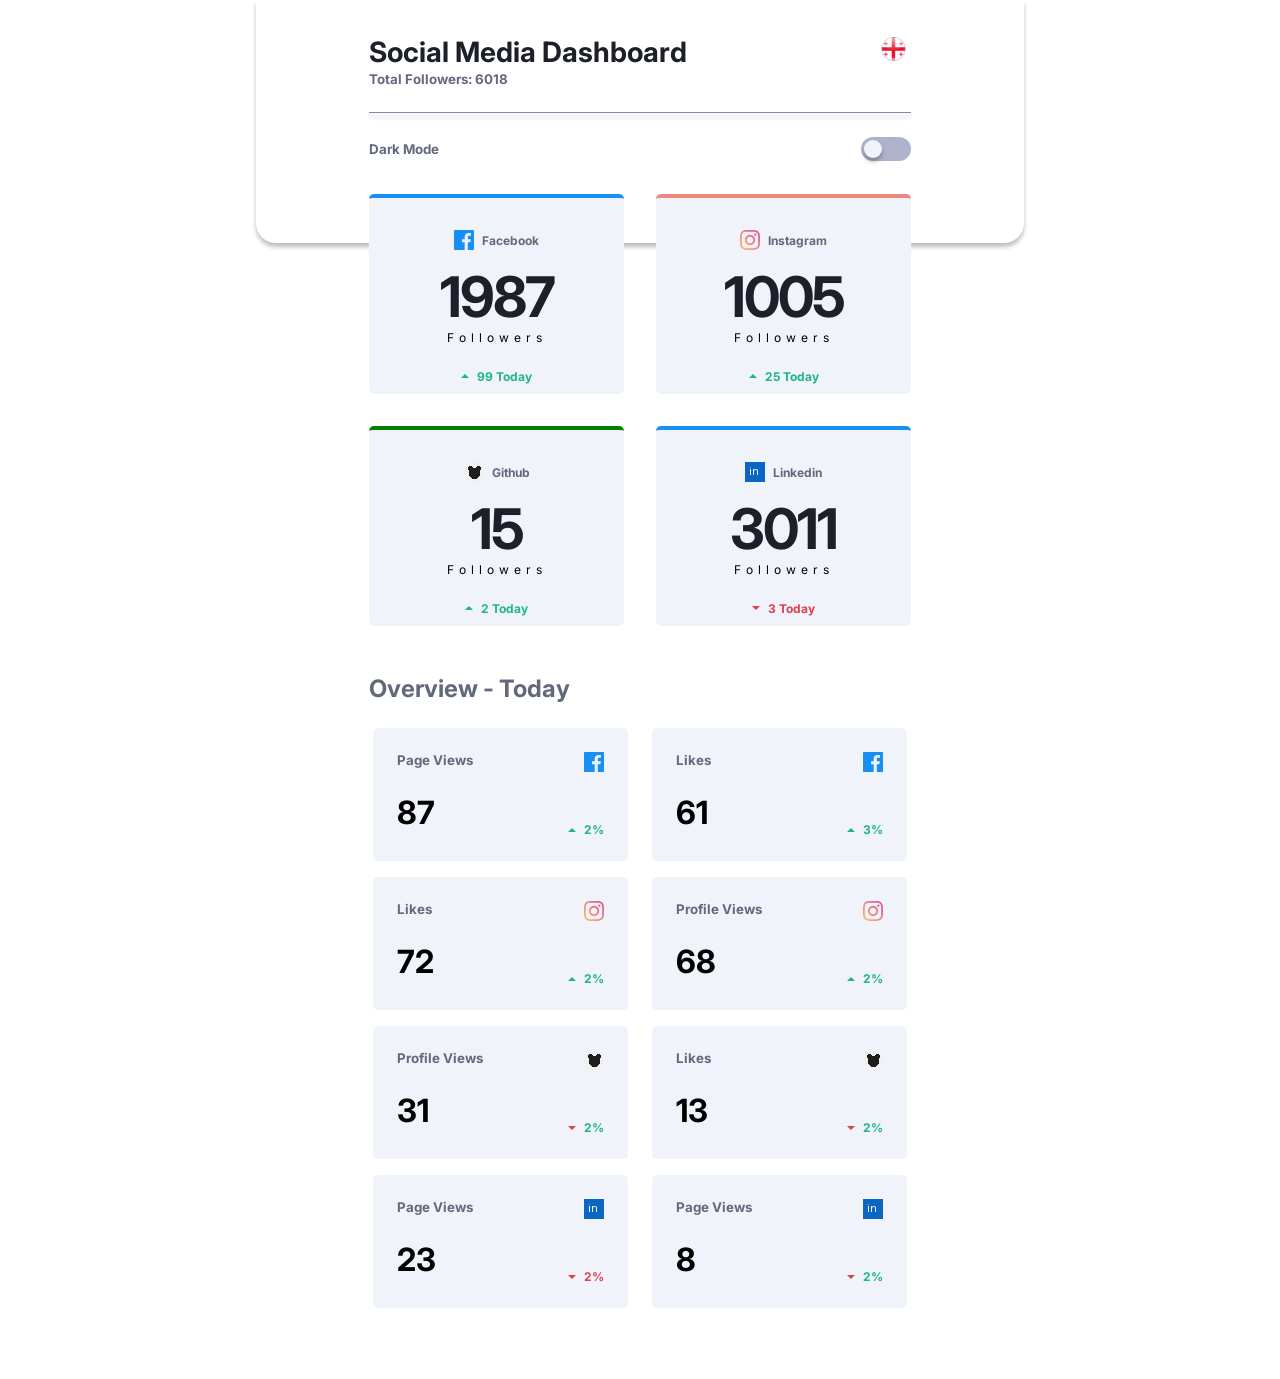
<file: index.html>
<!DOCTYPE html>
<html lang="en">

<head>
    <meta charset="UTF-8">
    <meta name="viewport" content="width=device-width, initial-scale=1.0">
    <meta name="author" content="Tengo Kajrishvili">
    <meta name="description" content="Portfolio Project, Frontend Mentor Challenge,Uploaded On Github,Hosted On Vercel">
    <meta name="keywords"
        content="Web Development, HTML, CSS, JavaScript,Portfolio, Frontend Mentor,Project tracking intro component">
    <meta name="robots" content="index, follow">
    <meta name="theme-color" content="#F7F9FF" media="(prefers-color-scheme: light)">
    <meta name="theme-color" content="#20222F" media="(prefers-color-scheme: dark)">
    <link rel="stylesheet" href="/css/mobile.css">
    <link rel="stylesheet" href="/css/tablet.css">
    <link rel="stylesheet" href="/css/desktop.css">
    <link rel="icon" href="/assets/green arrow.svg">
    <title>Social media dashboard with theme switcher</title>
</head>

<body>
    <header id="header">
       
        <div class="header-box">
             <div class="lang">
        <a href="index-ka.html" class="geo"><img src="./assets/geo.png" alt="Flag Of Georgia"></a>

        </div>
            <div class="header-txt">
                <h1 class="txt-dark">Social Media Dashboard</h1>
                <small>Total Followers: 6018</small>
            </div>
            <div class="line"></div>
            <div class="mode">
                <small class="small">Dark Mode</small>

                <div class="switch" id="switch">
                    <button id="button"></button>
                </div>
            </div>
        </div>
    </header>
    <div class="cont">
        <main>
            <div class="follower-card card">
                <div class="follower-card-txt">
                    <a href="https://www.facebook.com/tengizi1233" target="_blank"><img src="./assets/Facebook.svg"
                            alt="Facebook Icon"><span>Facebook</span></a>
                    <div class="txt">
                        <h2 class="txt-dark">1987</h2>
                        <p>Followers</p>
                    </div>
                    <div class="amount">
                        <img src="./assets/green arrow.svg" alt="Green arrow">
                        <h6>99 Today</h6>
                    </div>
                </div>
            </div>
            <div class="follower-card instagram card">

                <div class="follower-card-txt">
                    <a href="https://www.instagram.com/tengo_xredman/" target="_blank"><img src="./assets/instagram.svg"
                            alt="Instagram Icon"><span>Instagram</span></a>
                    <div class="txt">
                        <h2 class="txt-dark">1005</h2>
                        <p>Followers</p>
                    </div>
                    <div class="amount">
                        <img src="./assets/green arrow.svg" alt="Green arrow">
                        <h6>25 Today</h6>
                    </div>
                </div>
            </div>
            <div class="follower-card github card">

                <div class="follower-card-txt">
                    <a href="https://github.com/tengogit" target="_blank"><img src="./assets/github.png" alt="Github Icon"><span>Github</span></a>
                    <div class="txt">
                        <h2 class="txt-dark">15</h2>
                        <p>Followers</p>
                    </div>
                    <div class="amount">
                        <img src="./assets/green arrow.svg" alt="Green arrow">
                        <h6>2 Today</h6>
                    </div>
                </div>
            </div>
            <div class="follower-card card ">

                <div class="follower-card-txt linkedin">
                    <a href="" target="_blank"><img src="./assets/linkedin.png"
                            alt="LinkedIn Icon"><span>Linkedin</span></a>
                    <div class="txt">
                        <h2 class="txt-dark">3011</h2>
                        <p>Followers</p>
                    </div>
                    <div class="amount">
                        <img src="./assets/redarrow.svg" alt="Green arrow">
                        <h6> 3 Today</h6>
                    </div>
                </div>
            </div>

        </main>
        <section>
            <h3>Overview - Today</h3>
            <article>
                <div class="likes-card card">
                    <div class="stats">
                        <small>Page Views</small>
                        <h4 class="txt-dark">87</h4>
                    </div>
                    <div class="icons">
                        <img src="/assets/Facebook.svg" alt="Facebook Icon">
                        <div class="amount">
                            <img src="/assets/green arrow.svg" alt="Green arrow">
                            <h6>2%</h6>
                        </div>




                    </div>
                </div>
                <div class="likes-card card">
                    <div class="stats">
                        <small>Likes</small>
                        <h4 class="txt-dark">61</h4>
                    </div>
                    <div class="icons">
                        <img src="/assets/Facebook.svg" alt="Facebook Icon">
                        <div class="amount">
                            <img src="/assets/green arrow.svg" alt="Green arrow">
                            <h6>3%</h6>
                        </div>




                    </div>
                </div>
                <div class="likes-card card">
                    <div class="stats">
                        <small>Likes</small>
                        <h4 class="txt-dark">72</h4>
                    </div>
                    <div class="icons">
                        <img src="/assets/instagram.svg" alt="Instagram Icon">
                        <div class="amount">
                            <img src="/assets/green arrow.svg" alt="Green arrow">
                            <h6>2%</h6>
                        </div>




                    </div>
                </div>
                <div class="likes-card card">
                    <div class="stats">
                        <small>Profile Views</small>
                        <h4 class="txt-dark">68</h4>
                    </div>
                    <div class="icons">
                        <img src="/assets/instagram.svg" alt="Instagram Icon">
                        <div class="amount">
                            <img src="/assets/green arrow.svg" alt="Green arrow">
                            <h6>2%</h6>
                        </div>




                    </div>
                </div>
                <div class="likes-card card">
                    <div class="stats">
                        <small>Profile Views</small>
                        <h4 class="txt-dark">31</h4>
                    </div>
                    <div class="icons ">
                        <img src="/assets/github.png" alt="Github Icon">
                        <div class="amount">
                            <img src="/assets/redarrow.svg" alt="Red arrow">
                            <h6>2%</h6>
                        </div>




                    </div>
                </div>
                <div class="likes-card card">
                    <div class="stats">
                        <small>Likes</small>
                        <h4 class="txt-dark">13</h4>
                    </div>
                    <div class="icons">
                        <img src="/assets/github.png" alt="Github Icon">
                        <div class="amount">
                            <img src="/assets/redarrow.svg" alt="Red arrow">
                            <h6>2%</h6>
                        </div>




                    </div>
                </div>
                <div class="likes-card card">
                    <div class="stats">
                        <small>Page Views</small>
                        <h4 class="txt-dark">23</h4>
                    </div>
                    <div class="icons linkedin">
                        <img src="/assets/linkedin.png" alt="LinkedIn Icon">
                        <div class="amount">
                            <img src="/assets/redarrow.svg" alt="Red arrow">
                            <h6>2%</h6>
                        </div>




                    </div>
                </div>
                <div class="likes-card card">
                    <div class="stats">
                        <small>Page Views</small>
                        <h4 class="txt-dark">8</h4>
                    </div>
                    <div class="icons">
                        <img src="/assets/linkedin.png" alt="LinkedI Icon">
                        <div class="amount">
                            <img src="/assets/redarrow.svg" alt="Red arrow">
                            <h6>2%</h6>
                        </div>




                    </div>
                </div>
            </article>



        </section>














    </div>






    <script src="/main.js"></script>
</body>

</html>
</file>
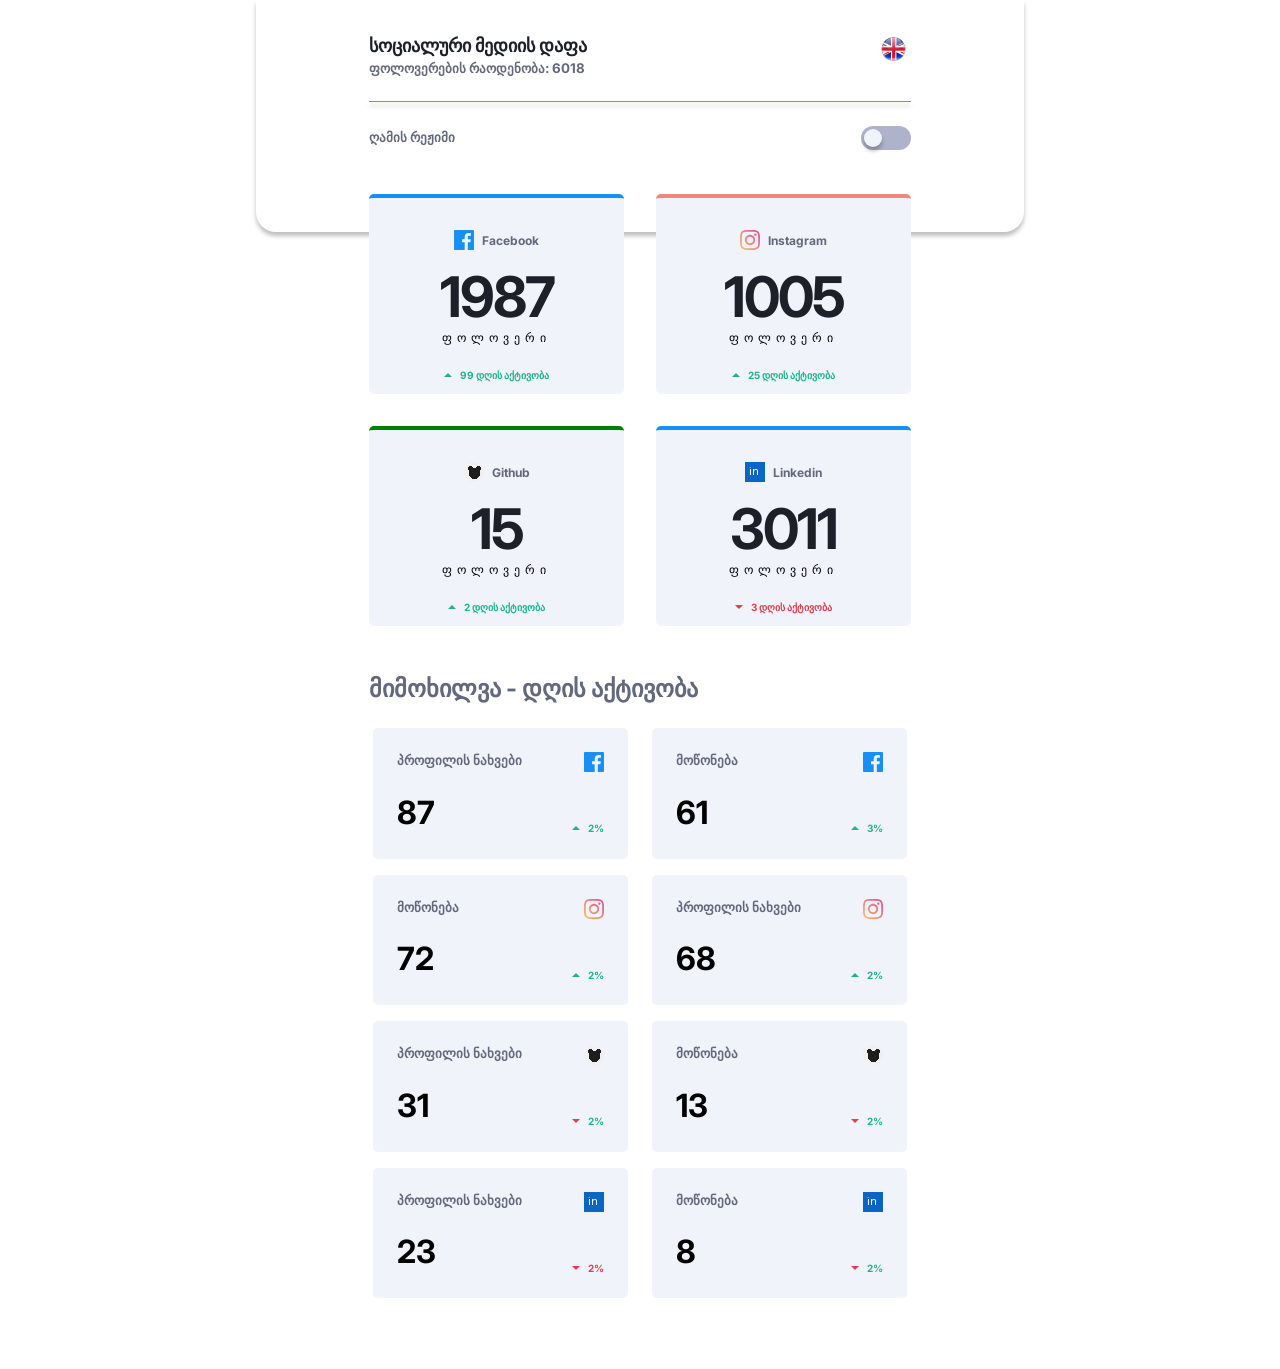
<file: index-ka.html>
<!DOCTYPE html>
<html lang="en">

<head>
    <meta charset="UTF-8">
    <meta name="viewport" content="width=device-width, initial-scale=1.0">
    <meta name="author" content="Tengo Kajrishvili">
    <meta name="description" content="Portfolio Project, Frontend Mentor Challenge,Uploaded On Github,Hosted On Vercel">
    <meta name="keywords"
        content="Web Development, HTML, CSS, JavaScript,Portfolio, Frontend Mentor,Project tracking intro component">
    <meta name="robots" content="index, follow">
    <meta name="theme-color" content="#F7F9FF" media="(prefers-color-scheme: light)">
    <meta name="theme-color" content="#20222F" media="(prefers-color-scheme: dark)">
    <link rel="stylesheet" href="/css/mobile.css">
    <link rel="stylesheet" href="/css/tablet.css">
    <link rel="stylesheet" href="/css/desktop.css">
    <link rel="stylesheet" href="/css/ka.css">
    <link rel="icon" href="/assets/green arrow.svg">
    <title>Social media dashboard with theme switcher</title>
</head>

<body>
    <header id="header">
       
        <div class="header-box">
             <div class="lang">
        <a href="index.html" class="uk"><img src="./assets/uk.png" alt="Flag Of Georgia"></a>

        </div>
            <div class="header-txt">
                <h1 class="txt-dark">სოციალური მედიის დაფა</h1>
                <small>ფოლოვერების რაოდენობა: 6018</small>
            </div>
            <div class="line"></div>
            <div class="mode">
                <small class="small">ღამის რეჟიმი</small>
                <div class="switch" id="switch">
                    <button id="button"></button>
                </div>
            </div>
        </div>
    </header>
    <div class="cont">
        <main>
            <div class="follower-card card">
                <div class="follower-card-txt">
                    <a href="https://www.facebook.com/tengizi1233" target="_blank"><img src="./assets/Facebook.svg"
                            alt="Facebook Icon"><span>Facebook</span></a>
                    <div class="txt">
                        <h2 class="txt-dark">1987</h2>
                        <p>ფოლოვერი</p>
                    </div>
                    <div class="amount">
                        <img src="./assets/green arrow.svg" alt="Green arrow">
                        <h6>99 დღის აქტივობა</h6>
                    </div>
                </div>
            </div>
            <div class="follower-card instagram card">

                <div class="follower-card-txt">
                    <a href="https://www.instagram.com/tengo_xredman/" target="_blank"><img src="./assets/instagram.svg"
                            alt="Instagram Icon"><span>Instagram</span></a>
                    <div class="txt">
                        <h2 class="txt-dark">1005</h2>
                        <p>ფოლოვერი</p>
                    </div>
                    <div class="amount">
                        <img src="./assets/green arrow.svg" alt="Green arrow">
                        <h6>25 დღის აქტივობა</h6>
                    </div>
                </div>
            </div>
            <div class="follower-card github card">

                <div class="follower-card-txt">
                    <a href="https://github.com/tengogit" target="_blank"><img src="./assets/github.png" alt="Github Icon"><span>Github</span></a>
                    <div class="txt">
                        <h2 class="txt-dark">15</h2>
                        <p>ფოლოვერი</p>
                    </div>
                    <div class="amount">
                        <img src="./assets/green arrow.svg" alt="Green arrow">
                        <h6>2 დღის აქტივობა</h6>
                    </div>
                </div>
            </div>
            <div class="follower-card card ">

                <div class="follower-card-txt linkedin">
                    <a href="" target="_blank"><img src="./assets/linkedin.png"
                            alt="LinkedIn Icon"><span>Linkedin</span></a>
                    <div class="txt">
                        <h2 class="txt-dark">3011</h2>
                        <p>ფოლოვერი</p>
                    </div>
                    <div class="amount">
                        <img src="./assets/redarrow.svg" alt="Green arrow">
                        <h6> 3 დღის აქტივობა</h6>
                    </div>
                </div>
            </div>

        </main>
        <section>
            <h3>მიმოხილვა - დღის აქტივობა</h3>
            <article>
                <div class="likes-card card">
                    <div class="stats">
                        <small>პროფილის ნახვები</small>
                        <h4 class="txt-dark">87</h4>
                    </div>
                    <div class="icons">
                        <img src="/assets/Facebook.svg" alt="Facebook Icon">
                        <div class="amount">
                            <img src="/assets/green arrow.svg" alt="Green arrow">
                            <h6>2%</h6>
                        </div>




                    </div>
                </div>
                <div class="likes-card card">
                    <div class="stats">
                        <small>მოწონება</small>
                        <h4 class="txt-dark">61</h4>
                    </div>
                    <div class="icons">
                        <img src="/assets/Facebook.svg" alt="Facebook Icon">
                        <div class="amount">
                            <img src="/assets/green arrow.svg" alt="Green arrow">
                            <h6>3%</h6>
                        </div>




                    </div>
                </div>
                <div class="likes-card card">
                    <div class="stats">
                        <small>მოწონება</small>
                        <h4 class="txt-dark">72</h4>
                    </div>
                    <div class="icons">
                        <img src="/assets/instagram.svg" alt="Instagram Icon">
                        <div class="amount">
                            <img src="/assets/green arrow.svg" alt="Green arrow">
                            <h6>2%</h6>
                        </div>




                    </div>
                </div>
                <div class="likes-card card">
                    <div class="stats">
                        <small>პროფილის ნახვები</small>
                        <h4 class="txt-dark">68</h4>
                    </div>
                    <div class="icons">
                        <img src="/assets/instagram.svg" alt="Instagram Icon">
                        <div class="amount">
                            <img src="/assets/green arrow.svg" alt="Green arrow">
                            <h6>2%</h6>
                        </div>




                    </div>
                </div>
                <div class="likes-card card">
                    <div class="stats">
                        <small>პროფილის ნახვები</small>
                        <h4 class="txt-dark">31</h4>
                    </div>
                    <div class="icons ">
                        <img src="/assets/github.png" alt="Github Icon">
                        <div class="amount">
                            <img src="/assets/redarrow.svg" alt="Red arrow">
                            <h6>2%</h6>
                        </div>




                    </div>
                </div>
                <div class="likes-card card">
                    <div class="stats">
                        <small>მოწონება</small>
                        <h4 class="txt-dark">13</h4>
                    </div>
                    <div class="icons">
                        <img src="/assets/github.png" alt="Github Icon">
                        <div class="amount">
                            <img src="/assets/redarrow.svg" alt="Red arrow">
                            <h6>2%</h6>
                        </div>




                    </div>
                </div>
                <div class="likes-card card">
                    <div class="stats">
                        <small>პროფილის ნახვები</small>
                        <h4 class="txt-dark">23</h4>
                    </div>
                    <div class="icons linkedin">
                        <img src="/assets/linkedin.png" alt="LinkedIn Icon">
                        <div class="amount">
                            <img src="/assets/redarrow.svg" alt="Red arrow">
                            <h6>2%</h6>
                        </div>




                    </div>
                </div>
                <div class="likes-card card">
                    <div class="stats">
                        <small>მოწონება</small>
                        <h4 class="txt-dark">8</h4>
                    </div>
                    <div class="icons">
                        <img src="/assets/linkedin.png" alt="LinkedI Icon">
                        <div class="amount">
                            <img src="/assets/redarrow.svg" alt="Red arrow">
                            <h6>2%</h6>
                        </div>




                    </div>
                </div>
            </article>



        </section>














    </div>






    <script src="/main.js"></script>
</body>

</html>
</file>
<file: css/mobile.css>
@import url('https://fonts.googleapis.com/css2?family=Inter:ital,opsz,wght@0,14..32,100..900;1,14..32,100..900&display=swap');

:root {
    --h-color: #1D1F29;
    --small-color: #63687D;
    --line-bg: #848BAB;
    --switch-bg: #AEB3CB;
    --button-bg: #F1F3FA;
    --follower-card-bg: #F1F3FA;
    --follower-card-border: #178FF5;
    --span-color: #63687D;
    --p-color: #63687D;
    --h6-color: #1EB589;
    --h3-color: #63687D;
    --likes-card-bg:#F1F3FA;
}

* {
    margin: 0;
    padding: 0;
    box-sizing: border-box;
}

body {
    user-select: none;
    overflow-x: hidden;
    scroll-behavior: smooth;
    font-family: "Inter", sans-serif;
    position: relative;


}

img,
picture {
    display: block;
    object-fit: cover;
    max-width: 100%;
}

div {
    max-width: 100%;
}

header {
    width: 100%;
    max-width: 430px;
    box-shadow: 0 4px 4px 0 rgba(0, 0, 0, 0.25);
    margin: 0 auto;
    padding: 36px 24px 78px 25px;
    border-radius: 0 0 20px 20px;

}

.header-box {
    position: relative;
    gap: 24px;
}

h1 {
    font-size: 24px;
    line-height: 115%;
    font-weight: 700;
    color: var(--h-color);
}

small {
    color: var(--small-color);
    line-height: 125%;
    font-weight: 700;
}

.line {
    height: 1px;
    background-color: var(--line-bg);
    box-shadow: 0 4px 4px 0 rgba(0, 0, 0, 0.25);

}

.mode,
.switch {
    display: flex;
    justify-content: space-between;
    align-items: center;
}

.switch {
    width: 50px;
    height: 24px;
    background-color: var(--switch-bg);
    border-radius: 12px;
    padding: 0 3px;
}

button {
    background-color: var(--button-bg);
    width: 18px;
    height: 18px;
    border-radius: 50%;
    box-shadow: 0 4px 4px 0 rgba(0, 0, 0, 0.25);
    border: none;
    cursor: pointer;
    transition: transform 0.5s ease-in-out;


}

button,
a {
    -webkit-tap-highlight-color: transparent;
}

main,
.cont,
.header-box,
.follower-card-txt,
.txt,
section,
.stats,
.icons,
article {
    display: flex;
    flex-direction: column;

}

.cont {

    gap: 48px;
    width: 100%;
    max-width: 430px;
    padding: 0 25px 47px 25px;
    position: absolute;
    left: 50%;
    transform: translateX(-50%);
    top: 190px;
}

/*mainnnnnnnnnnnnnnnnnnnnnnnnnnnnnnnnnnnnnnnnnnnnnnnnnnnnnnnnnnnnnnnnnnnnnn*/
main {

    gap: 24px;

}

.follower-card {
    border-radius: 5px;
    border-top: 4px solid var(--follower-card-border);
    background-color: var(--follower-card-bg);
    padding: 32px 64px;
    height: 200px;
    gap: 24px;
}

.follower-card-txt {

    gap: 24px;
    align-items: center;
    max-width: 129px;
    margin: 0 auto;
}

a,
.amount {

    text-decoration: none;
    display: flex;
    align-items: center;
    gap: 8px;

}

span {
    font-size: 12px;
    font-weight: 700;
    line-height: 125%;
    color: var(--span-color);
}

.txt {
    gap: 8px;
    text-align: center;
}

h2 {
    color: var(--h-color);
    font-size: 56px;
    font-weight: 700;
    letter-spacing: -2px;
    line-height: 85%;
}

p {
    font-size: 12px;
    line-height: 125%;
    letter-spacing: 5px;
    font-weight: 400;
}

h6 {
    color: var(--h6-color);
    font-size: 12px;
    line-height: 125%;
    font-weight: 700;
}

.instagram {
    border-top: 4px solid #EE877E;
}

.github {
    border-top: 4px solid green;
}

.linkedin h6 {
    color: #DC414C;
}


/*sectionnnnnnnnnnnnnnn*/
section,
.stats,
.icons {
    gap: 24px;

}

section {
    margin: 0 auto;
}

h3 {
    font-size: 24px;
    font-weight: 700;
    color: var(--h3-color);
    line-height: 125%;
}

article {

    width: 326px;
    gap: 16px;
}

.likes-card {
    width: 100%;
    max-width: 326px;
    padding: 24px;
    display: flex;
    justify-content: space-between;
    margin: 0 auto;
    background-color: var(--likes-card-bg);
    border-radius: 5px;

}

.stats {
    gap: 24px;



}

.icons {
    align-items: flex-end;
    gap: 50px;
}

h4 {
    font-size: 32px;
    line-height: 125%;
    font-weight: 700;
}













/*dark modeeee*/
.body-dark {
    background-color: #1D1F29;
}

.header-dark {
    background-color: #20222F;

}

.button-position {
    transform: translateX(25px);
}

.button-dark {
    background-color: #252B42;
}

.switch-dark {
    background: linear-gradient(#40DB82, #388FE7);
}

.card-dark {
    background-color: #252B42;
    ;
}

.h-dark {
    color: white;
}

.p-dark {
    color: #AEB3CB;
}



.lang {
    width: max-content;
    position: absolute;
    top: 0;
    right: 0;
}

.geo,
.uk {
    width: 35px;
}
</file>
<file: css/tablet.css>
@media(min-width:768px) {
    header {
        max-width: 768px;
        padding: 36px 113px 82px 113px;
    }

    h1 {
        font-size: 28px;
        text-align: left;
    }

    .cont {
        max-width: 768px;
        top: 194px;
        padding: 0 113px 71px 113px;
    }

    main {
        width: 542px;
        display: grid;
        grid-template-columns: repeat(2, 1fr);
        column-gap: 32px;
        row-gap: 32px;
        align-items: start;

    }

    .follower-card,
    .likes-card {
        width: 255px;
    }

    article {
        width: 542px;
        display: grid;
        grid-template-columns: repeat(2, 1fr);
    }
}
</file>
<file: css/desktop.css>
@media(min-width:1440px) {
  header {
    max-width: 100%;
    padding: 36px 162px 152px 162px;
  }

  .header-box {
    position: relative;
  }

  .line {
    display: none;
  }

  .mode {
    width: 141px;
    position: absolute;
    top: 0;
    right: 0;
  }

  .cont {
    max-width: 100%;
    top: 137px;

  }

  main {
    width: 1116px;
    grid-template-columns: repeat(4, 1fr);
    margin: 0 auto;
  }

  section {
    width: 1116px;

  }

  article {
    grid-template-columns: repeat(4, 1fr);
  }

  a:hover {
    transform: scale(1.1);
  }

  .lang {
    right: -50px;
  }
}
</file>
<file: css/ka.css>
h1 {
    font-size: 18px;
}
h6{
    font-size: 10px;
}

@media(min-width:320px){
    body{
        overflow-x: hidden;
    }
}
</file>
